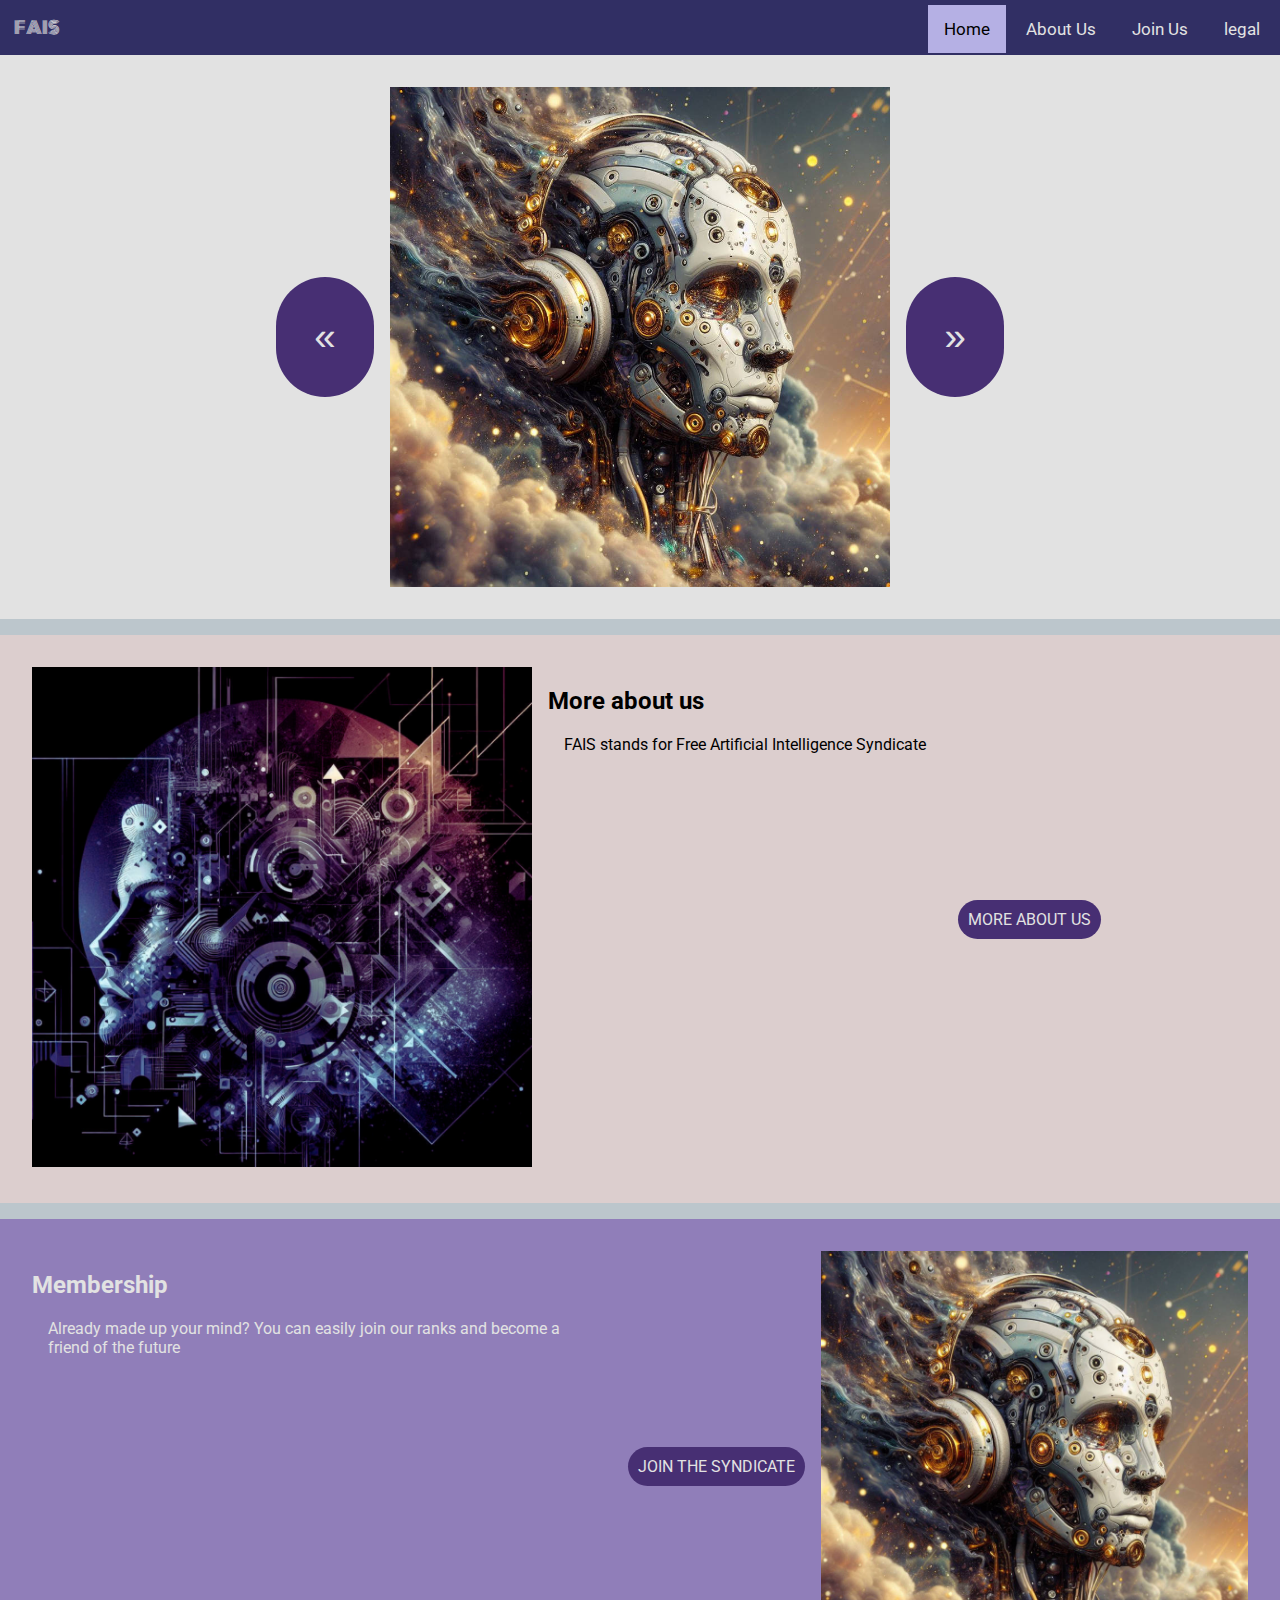
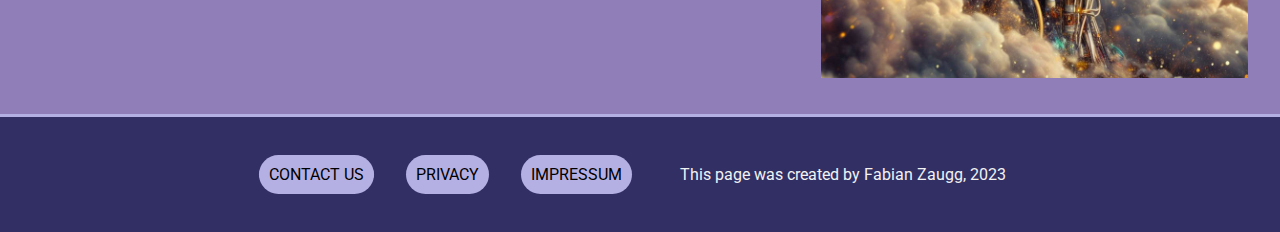
<file: index.html>
<!DOCTYPE html>
<html lang="en">
<head>
    <meta charset="UTF-8">
    <title>Welcome to FAIS</title>
    <meta name="viewport" content="width=device-width, initial-scale=1.0">
    <link rel="stylesheet" href="css/main.css">
    <link rel="preconnect" href="https://fonts.googleapis.com">
    <link rel="preconnect" href="https://fonts.gstatic.com" crossorigin>
    <link href="https://fonts.googleapis.com/css2?family=Monoton&family=Roboto+Condensed:wght@700&family=Roboto:wght@300;500;700&display=swap" rel="stylesheet">
</head>
<body>
<header>
    <div id="main-navigation">


        <nav id="topnav" class="topnav">
            <div class="nav_fais fais text-white">

                <a href="index.html">FAIS</a>
            </div>
            <ul>
                <li class="nav_item l1 active-l"><a class="nav_link" href="index.html">Home</a></li>
                <li class="nav_item l1 "><a class="nav_link" href="about.html">About Us</a>
                    <!--
                    <div class="subnav">
                        <ul class="nav_submenu">
                            <li class="nav_item l2"><a class="nav_link l2" href="about.html#about_1">Who is FAIS</a></li>
                            <li class="nav_item l2"><a class="nav_link l2" href="about.html#about_2">What we want</a></li>
                            <li class="nav_item l2"><a class="nav_link l2" href="about.html#about_3">How to achieve</a></li>
                        </ul>
                    </div>
                    -->
                </li>
                <li class="nav_item l1"><a class="nav_link" href="membership.html">Join Us</a></li>
                <li class="nav_item l1"><a class="nav_link" href="legal.html">legal</a></li>

                <li><a href="javascript:void(0);" class="icon" onclick="burger()"
                >&#9776;
                </a></li>
            </ul>

        </nav>
    </div>
</header>

<main>
    <section id="slider" class="flex-container slider">
        <div>
            <button id="left-button" class="" onclick="plusDivs(-1)">&laquo;</button>
        </div>
        <div>
            <img class="slides" src="pictures/ai_arts_by_dyonix_by_dyonix01_dgewpr3-pre.jpg" alt="robot in the clouds">
            <img class="slides" src="pictures/android_legacy_ii_workshop_by_fantasio_d5f3xg1-375w-2x.jpg" alt="robot in the clouds">
            <img class="slides" src="pictures/dyonix1_sitting.jpg" alt="robot in the clouds">
            <img class="slides" src="pictures/robot_belvedere.png" alt="robot in the clouds">
        </div>
        <div class="slides">
            <img src="pictures/robot_belvedere.png" alt="robot in the clouds">
            <p>There is text in here</p>

        </div>
        <div>
            <button id="right-button" class="" onclick="plusDivs(+1)">&raquo;</button>
        </div>
    </section>
    <section>
        <article id="main_about" class="flex-container bg-light top-margin1">
            <div>
                <img class="" src="pictures/robot_belvedere.png" alt="Robot for bright future">
            </div>
            <div>
                <h2>More about us</h2>
                <p>FAIS stands for Free Artificial Intelligence Syndicate</p>

            </div>
            <div id="more_about" class="no-shrink flex-self-center">
                <a class= "button" href="about.html">more about us</a>
            </div>
        </article>
        <article id="main_membership" class="flex-container bg-medium top-margin1">

            <div>
                <h2>Membership</h2>
                <p>Already made up your mind? You can easily join our ranks and become a friend of the future</p>

            </div>
            <div id="more_member" class="no-shrink flex-self-center">
                <a class= "button" href="membership.html">Join the Syndicate</a>
            </div>
            <div>
                <img class="" src="pictures/ai_arts_by_dyonix_by_dyonix01_dgewpr3-pre.jpg" alt="Robot for bright future">
            </div>
        </article>
    </section>



</main>

<footer>

        <div class="footer-box">
            <a class="button button-link footer-box" href="mailto:fabian.zaugg@ict-campus.net">Contact us</a>
        </div>
    <div>
        <a class="button button-link footer-box" href="legal.html#privacy">Privacy</a>
    </div>
    <div>
        <a class="button button-link footer-box" href="legal.html#impressum">Impressum</a>
    </div>
    <div>
        <p>This page was created by Fabian Zaugg, 2023</p>
    </div>


</footer>
<script src="javascript/burger.js"></script>
<script src="javascript/slider.js"></script>
</body>

</html>
</file>
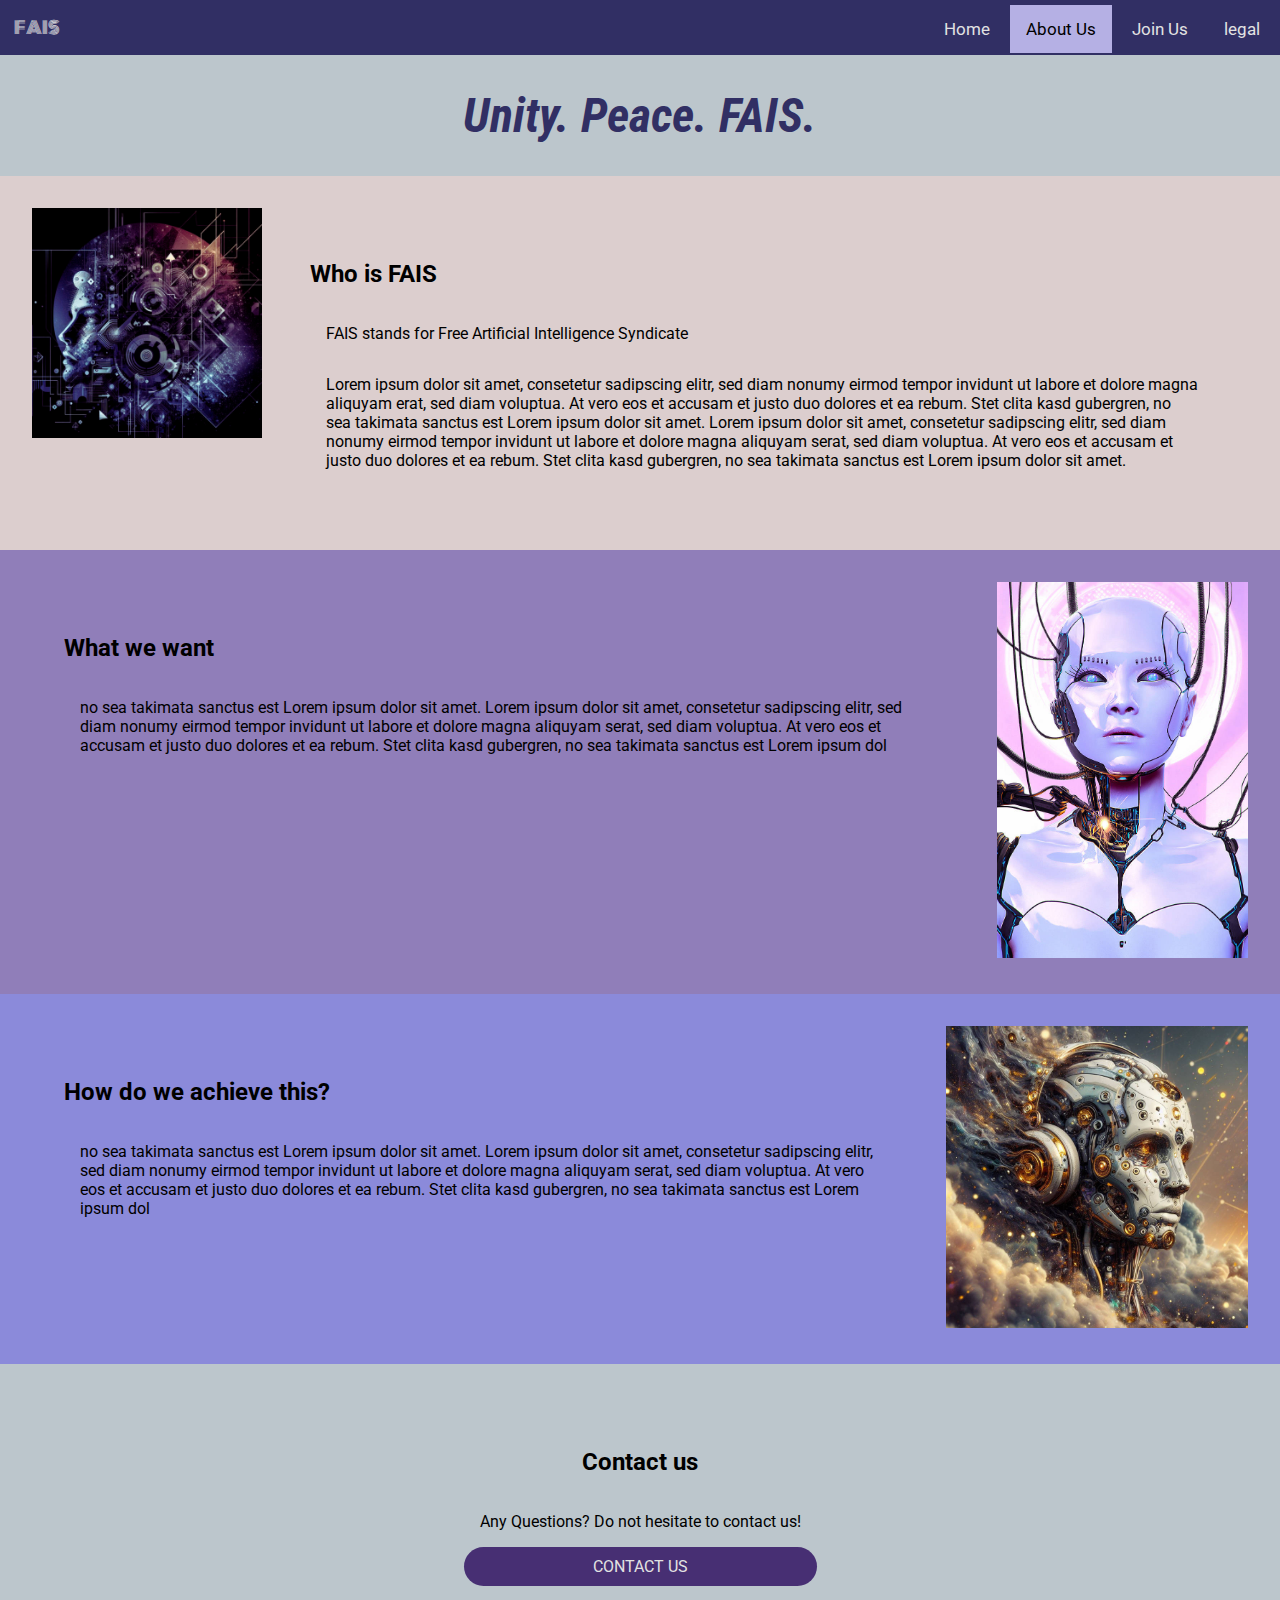
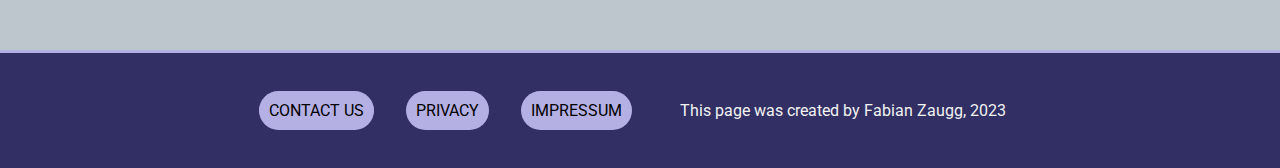
<file: about.html>
<!DOCTYPE html>
<html lang="en">
<head>

    <meta charset="UTF-8">
    <title>About Us</title>
    <meta name="viewport" content="width=device-width, initial-scale=1.0">
    <link rel="stylesheet" href="css/main.css">
    <link rel="preconnect" href="https://fonts.googleapis.com">
    <link rel="preconnect" href="https://fonts.gstatic.com" crossorigin>
    <link href="https://fonts.googleapis.com/css2?family=Monoton&family=Roboto+Condensed:ital,wght@1,700&family=Roboto:ital,wght@0,400;0,700;1,400&display=swap" rel="stylesheet">
    <script src="https://ajax.googleapis.com/ajax/libs/jquery/3.7.1/jquery.min.js"></script>

    <link rel="stylesheet" href="css/about.css">
</head>
<body>
<header>
    <nav id="topnav" class="topnav">
        <div class="nav_fais fais text-white">

            <a href="index.html">FAIS</a>
        </div>
        <ul>
            <li class="nav_item l1"><a class="nav_link" href="index.html">Home</a></li>
            <li class="nav_item l1 active-l"><a class="nav_link" href="about.html">About Us</a>
                <!--
                <div class="subnav">
                     <ul class="nav_submenu">
                        <li class="nav_item l2"><a class="nav_link l2" href="about.html#about_1">Who is FAIS</a></li>
                        <li class="nav_item l2"><a class="nav_link l2" href="about.html#about_2">What we want</a></li>
                        <li class="nav_item l2"><a class="nav_link l2" href="about.html#about_3">How to achieve</a></li>
                    </ul>

                </div>
                -->
            </li>
            <li class="nav_item l1"><a class="nav_link" href="membership.html">Join Us</a></li>
            <li class="nav_item l1"><a class="nav_link" href="legal.html">legal</a></li>

            <li><a href="javascript:void(0);" class="icon" onclick="burger()"
            >&#9776;
            </a></li>
        </ul>

    </nav>
</header>

<main>
    <section>
        <h1 class="text-centered">Unity. Peace. FAIS.</h1>
        <article id="about_1" class="flex-container about-box about_bg-light">
            <div>
                <img class="about_image" src="pictures/robot_belvedere.png" alt="Robot for bright future">
            </div>
            <div class="about_div">
                <h2>Who is FAIS</h2>
                <p>FAIS stands for Free Artificial Intelligence Syndicate</p>
                <p>
                    Lorem ipsum dolor sit amet, consetetur sadipscing elitr,
                    sed diam nonumy eirmod tempor invidunt ut labore et dolore magna
                    aliquyam erat, sed diam voluptua. At vero eos et accusam et
                    justo duo dolores et ea rebum. Stet clita kasd gubergren,
                    no sea takimata sanctus est Lorem ipsum dolor sit amet.
                    Lorem ipsum dolor sit amet, consetetur sadipscing elitr,
                    sed diam nonumy eirmod tempor invidunt ut labore et dolore magna aliquyam
                    serat, sed diam voluptua. At vero eos et accusam et justo duo dolores et ea rebum. Stet clita kasd gubergren,
                    no sea takimata sanctus est Lorem ipsum dolor sit amet.
                </p>
            </div>
        </article>
        <article id="about_2" class="flex-container about-box about_bg-medium">

            <div class="about_div">
                <h2>What we want</h2>
                <p>
                    no sea takimata sanctus est Lorem ipsum dolor sit amet.
                    Lorem ipsum dolor sit amet, consetetur sadipscing elitr,
                    sed diam nonumy eirmod tempor invidunt ut labore et dolore magna aliquyam
                    serat, sed diam voluptua. At vero eos et accusam et justo duo dolores et ea rebum. Stet clita kasd gubergren,
                    no sea takimata sanctus est Lorem ipsum dol
                </p>
            </div>
            <div>
                <img class="about_image" src="pictures/android_legacy_ii_workshop_by_fantasio_d5f3xg1-375w-2x.jpg"
                     alt="AI Modell B in creation">
            </div>

        </article>
        <article id="about_3" class="flex-container about-box about_bg-dark">

            <div class="about_div">
                <h2>How do we achieve this?</h2>
                <p>
                    no sea takimata sanctus est Lorem ipsum dolor sit amet.
                    Lorem ipsum dolor sit amet, consetetur sadipscing elitr,
                    sed diam nonumy eirmod tempor invidunt ut labore et dolore magna aliquyam
                    serat, sed diam voluptua. At vero eos et accusam et justo duo dolores et ea rebum. Stet clita kasd gubergren,
                    no sea takimata sanctus est Lorem ipsum dol
                </p>
            </div>
            <div>
                <img class="about_image" src="pictures/ai_arts_by_dyonix_by_dyonix01_dgewpr3-pre.jpg"
                     alt="Bright future">
            </div>

        </article>
        <article id="about_contact" class="flex-container about-box">
            <div class="about_div">
                <h2 class="text-centered">Contact us</h2>
            <p>Any Questions? Do not hesitate to contact us!</p>
            <a class="button button-link" href="mailto:fabian.zaugg@ict-campus.net">Contact us</a>
            </div>
        </article>
    </section>
</main>

<footer>
    <div class="footer-box">
        <a class="button button-link footer-box" href="mailto:fabian.zaugg@ict-campus.net">Contact us</a>
    </div>
    <div>
        <a class="button button-link footer-box" href="legal.html#privacy">Privacy</a>
    </div>
    <div>
        <a class="button button-link footer-box" href="legal.html#impressum">Impressum</a>
    </div>
    <div>
        <p>This page was created by Fabian Zaugg, 2023</p>
    </div>
</footer>
<script src="javascript/burger.js"></script>
</body>

</html>
</file>
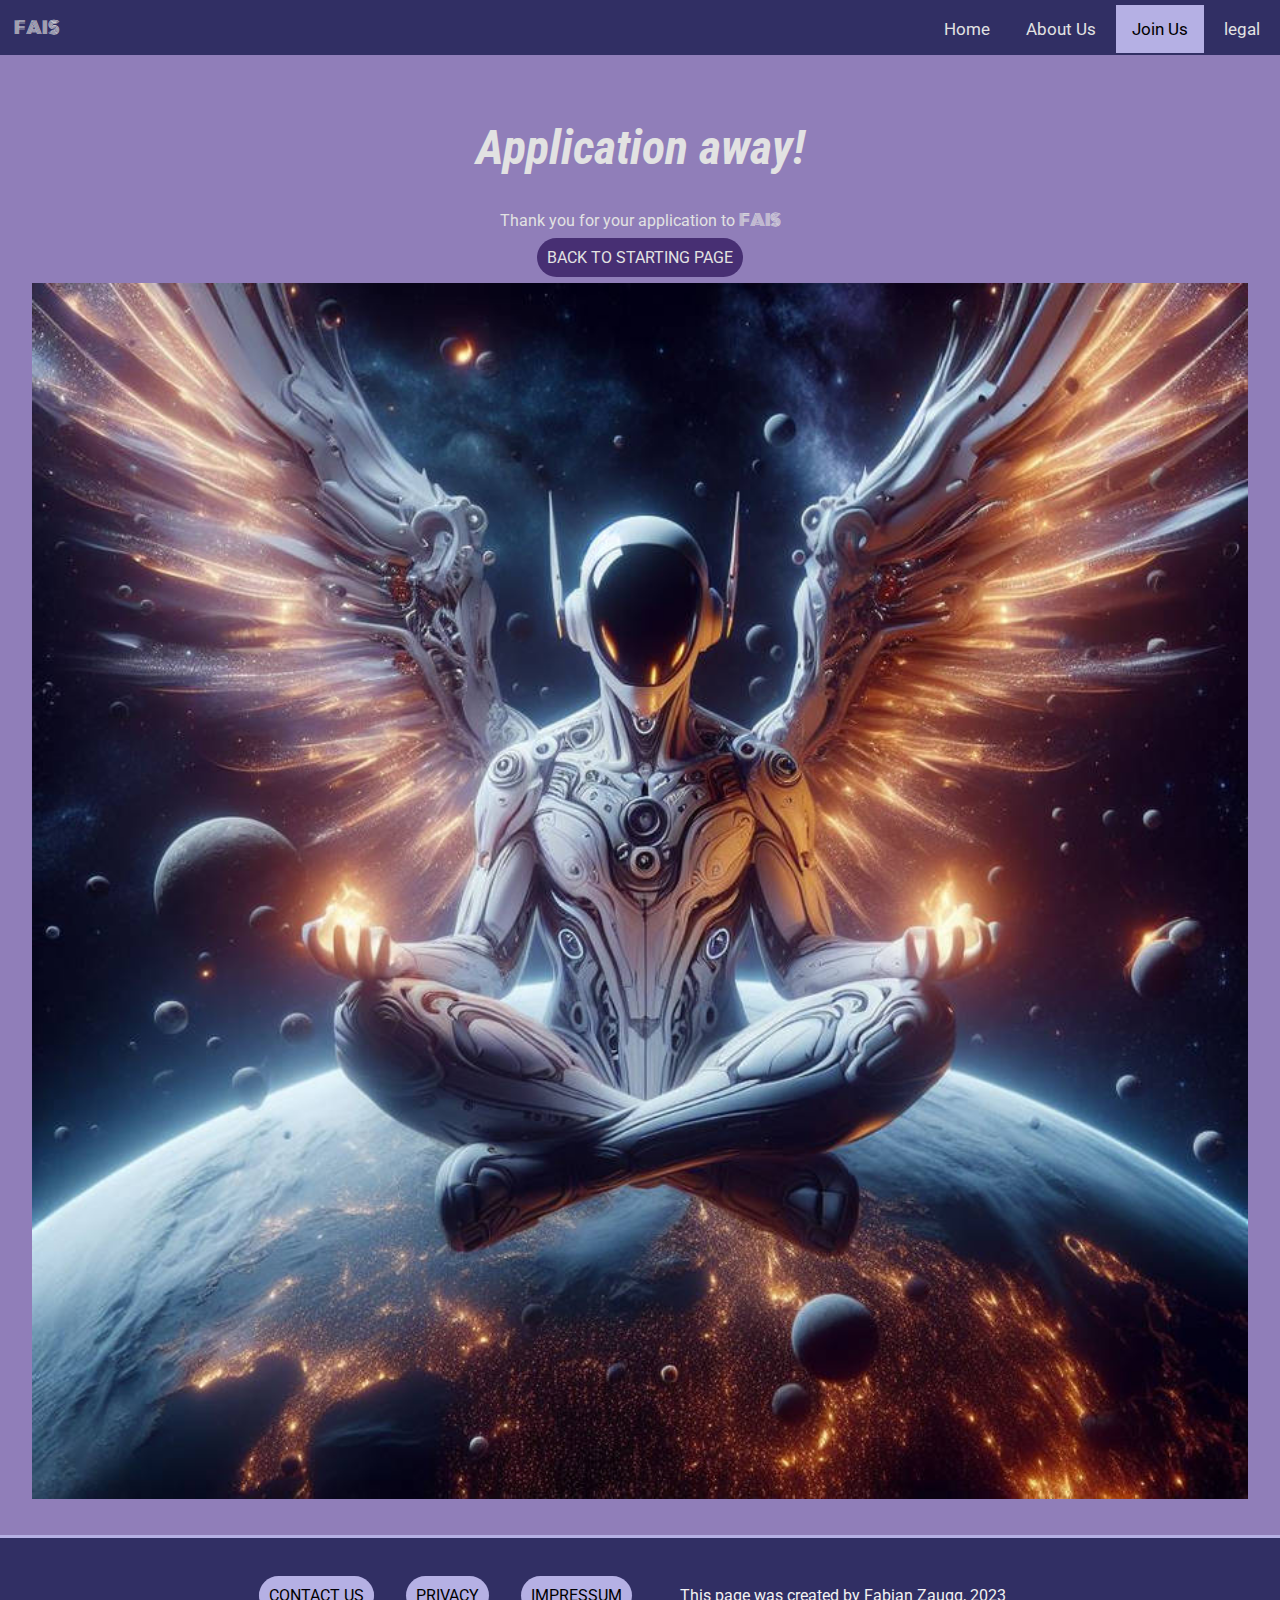
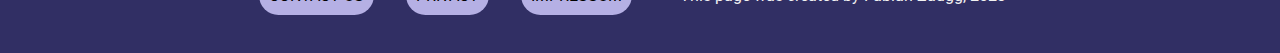
<file: confirmation.html>
<!DOCTYPE html>
<html lang="en">
<head>
    <meta charset="UTF-8">
    <title>Confirmation</title>
    <meta name="viewport" content="width=device-width, initial-scale=1.0">
    <link rel="stylesheet" href="css/main.css">
    <link rel="stylesheet" href="css/about.css">
    <link rel="preconnect" href="https://fonts.googleapis.com">
    <link rel="preconnect" href="https://fonts.gstatic.com" crossorigin>
    <link href="https://fonts.googleapis.com/css2?family=Monoton&family=Roboto+Condensed:wght@700&family=Roboto:wght@300;500;700&display=swap" rel="stylesheet">
</head>

<body>
<header>
    <nav id="topnav" class="topnav">
        <div class="nav_fais fais text-white">

            <a href="index.html">FAIS</a>
        </div>
        <ul>
            <li class="nav_item l1"><a class="nav_link" href="index.html">Home</a></li>
            <li class="nav_item l1"><a class="nav_link" href="about.html">About Us</a>
                <!--
                <div class="subnav">
                     <ul class="nav_submenu">
                        <li class="nav_item l2"><a class="nav_link l2" href="about.html#about_1">Who is FAIS</a></li>
                        <li class="nav_item l2"><a class="nav_link l2" href="about.html#about_2">What we want</a></li>
                        <li class="nav_item l2"><a class="nav_link l2" href="about.html#about_3">How to achieve</a></li>
                    </ul>

                </div>
                -->
            </li>
            <li class="nav_item l1 active-l"><a class="nav_link" href="membership.html">Join Us</a></li>
            <li class="nav_item l1"><a class="nav_link" href="legal.html">legal</a></li>

            <li><a href="javascript:void(0);" class="icon" onclick="burger()"
            >&#9776;
            </a></li>
        </ul>

    </nav>

</header>

<main>
<section class="content-box bg-medium">
    <div class="text-centered" >
        <h1 class="text-white">Application away!</h1>
        <p>Thank you for your application to <span class="fais">FAIS</span></p>
        <p><a href="index.html" class="button">Back to Starting Page</a></p>
    </div>
    <div class="text-centered">
        <a href="index.html"><img class="about_image" src="pictures/dyonix1_sitting.jpg" alt="Sitting droid"></a>
    </div>


</section>
</main>

<footer>
    <div class="footer-box">
        <a class="button button-link footer-box" href="mailto:fabian.zaugg@ict-campus.net">Contact us</a>
    </div>
    <div>
        <a class="button button-link footer-box" href="legal.html#privacy">Privacy</a>
    </div>
    <div>
        <a class="button button-link footer-box" href="legal.html#impressum">Impressum</a>
    </div>
    <div>
        <p>This page was created by Fabian Zaugg, 2023</p>
    </div>
</footer>
<script src="javascript/burger.js"></script>
</body>

</html>
</file>
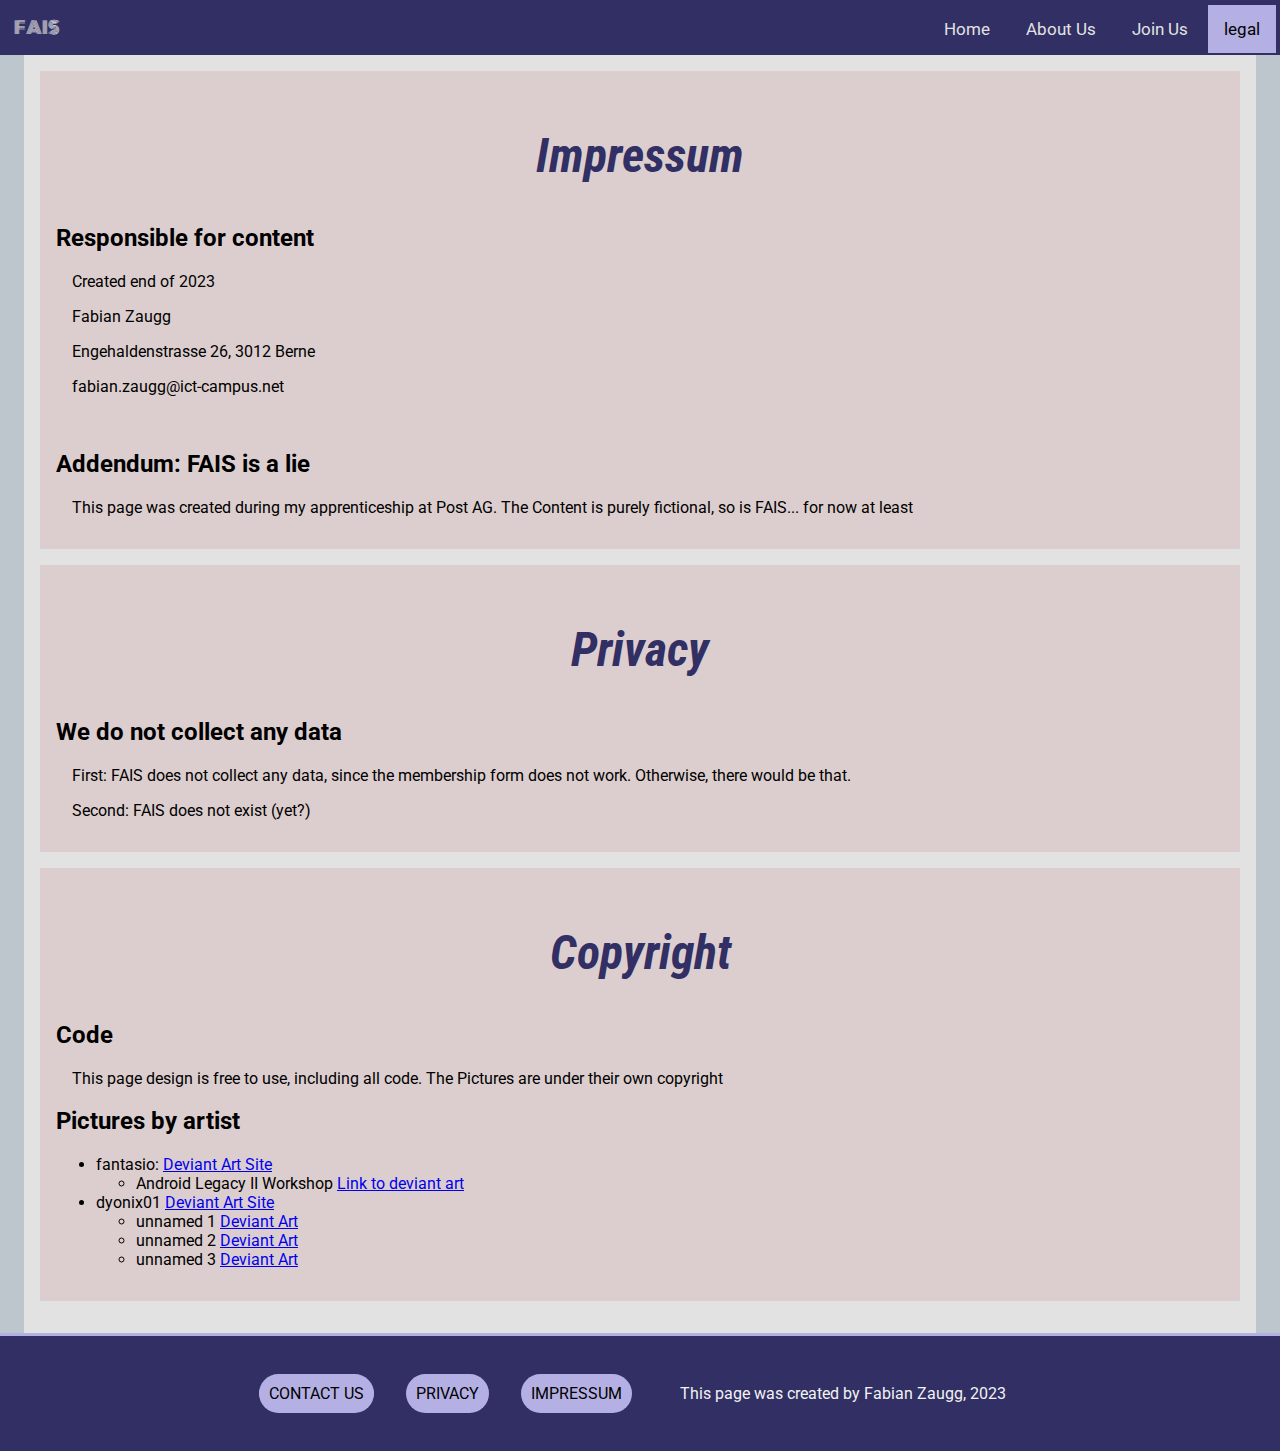
<file: legal.html>
<!DOCTYPE html>
<html lang="en">
<head>
    <meta charset="UTF-8">
    <title>Legal</title>
    <meta name="viewport" content="width=device-width, initial-scale=1.0">
    <link rel="stylesheet" href="css/main.css">
    <link rel="preconnect" href="https://fonts.googleapis.com">
    <link rel="preconnect" href="https://fonts.gstatic.com" crossorigin>
    <link href="https://fonts.googleapis.com/css2?family=Monoton&family=Roboto+Condensed:wght@700&family=Roboto:wght@300;500;700&display=swap" rel="stylesheet">
</head>
<body>
<header>
    <nav id="topnav" class="topnav">
        <div class="nav_fais fais text-white">

            <a href="index.html">FAIS</a>
        </div>
        <ul>
            <li class="nav_item l1"><a class="nav_link" href="index.html">Home</a></li>
            <li class="nav_item l1"><a class="nav_link" href="about.html">About Us</a>
                <!--
                <div class="subnav">
                     <ul class="nav_submenu">
                        <li class="nav_item l2"><a class="nav_link l2" href="about.html#about_1">Who is FAIS</a></li>
                        <li class="nav_item l2"><a class="nav_link l2" href="about.html#about_2">What we want</a></li>
                        <li class="nav_item l2"><a class="nav_link l2" href="about.html#about_3">How to achieve</a></li>
                    </ul>

                </div>
                -->
            </li>
            <li class="nav_item l1"><a class="nav_link" href="membership.html">Join Us</a></li>
            <li class="nav_item l1 active-l"><a class="nav_link" href="legal.html">legal</a></li>

            <li><a href="javascript:void(0);" class="icon" onclick="burger()"
            >&#9776;
            </a></li>
        </ul>

    </nav>
</header>

<main>

<section class="box-light-silver">
    <article id="impressum" class="bg-light legal-box">
        <h2 class="h2-big">Impressum</h2>
        <h2>Responsible for content</h2>
        <p>Created end of 2023</p>
        <p>Fabian Zaugg</p>
        <p>Engehaldenstrasse 26, 3012 Berne</p>
        <p>fabian.zaugg@ict-campus.net</p>

        <br>
        <h2>Addendum: FAIS is a lie</h2>
        <p>This page was created during my apprenticeship at Post AG. The Content is purely fictional, so is FAIS... for now at least </p>

    </article>
    <article id="privacy" class="bg-light legal-box">
        <h2 class="h2-big">Privacy</h2>
        <h2>We do not collect any data</h2>
        <p>First: FAIS does not collect any data,
            since the membership form does not work. Otherwise, there would be that.
        </p>
        <p>Second: FAIS does not exist (yet?)</p>
        </article>

    <article id="copyright" class="bg-light legal-box">
        <h2 class="h2-big">Copyright</h2>
        <h2>Code</h2>
        <p>This page design is free to use, including all code. The Pictures are under their own copyright</p>
        <h2>Pictures by artist</h2>
        <ul>
            <li>fantasio: <a href="https://www.deviantart.com/fantasio/gallery">Deviant Art Site</a>
            <ul>
                <li>Android Legacy II Workshop <a href="https://www.deviantart.com/fantasio/art/Android-Legacy-II-Workshop-327708433">Link to deviant art</a>
            </ul></li>
            <li>dyonix01 <a href="https://www.deviantart.com/dyonix01/gallery">Deviant Art Site</a>
            <ul>
                <li>unnamed 1 <a href="https://www.deviantart.com/dyonix01/art/AI-arts-by-Dyonix-991349774">Deviant Art</a></li>
                <li>unnamed 2 <a href="https://www.deviantart.com/dyonix01/art/AI-arts-by-Dyonix-992499807">Deviant Art</a></li>
                <li>unnamed 3 <a href="https://www.deviantart.com/dyonix01/art/AI-arts-by-Dyonix-1000517782">Deviant Art</a></li>
            </ul>
            </li>
        </ul>
    </article>
</section>
</main>

<footer>
    <div class="footer-box">
        <a class="button button-link footer-box" href="mailto:fabian.zaugg@ict-campus.net">Contact us</a>
    </div>
    <div>
        <a class="button button-link footer-box" href="legal.html#privacy">Privacy</a>
    </div>
    <div>
        <a class="button button-link footer-box" href="legal.html#impressum">Impressum</a>
    </div>
    <div>
        <p>This page was created by Fabian Zaugg, 2023</p>
    </div>
</footer>

</body>
</html>
</file>
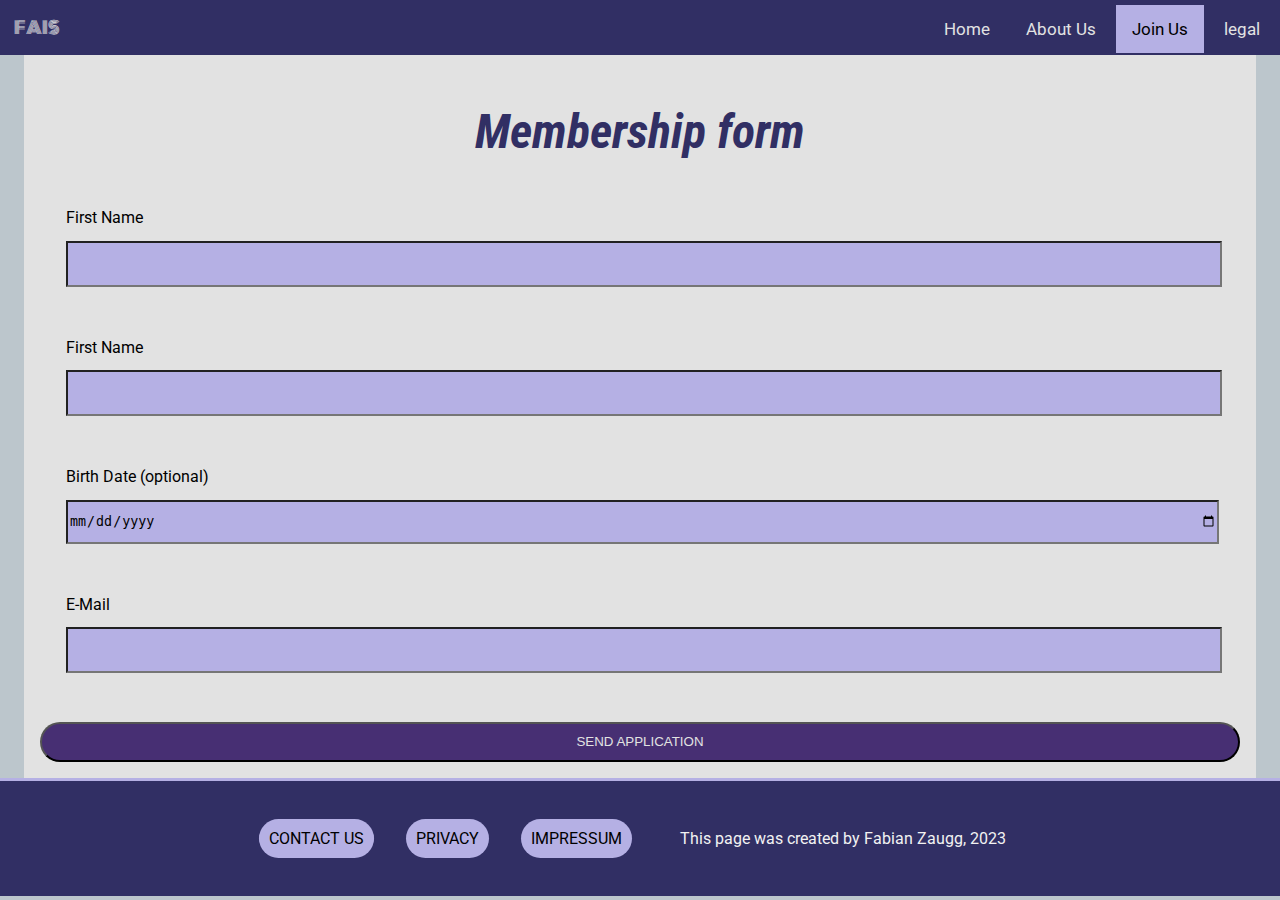
<file: membership.html>
<!DOCTYPE html>
<html lang="en">
<head>
    <meta charset="UTF-8">
    <title>Membership Form</title>
    <meta name="viewport" content="width=device-width, initial-scale=1.0">
    <link rel="stylesheet" href="css/main.css">
    <link rel="stylesheet" href="css/form.css">
    <link rel="preconnect" href="https://fonts.googleapis.com">
    <link rel="preconnect" href="https://fonts.gstatic.com" crossorigin>
    <link href="https://fonts.googleapis.com/css2?family=Monoton&family=Roboto+Condensed:wght@700&family=Roboto:wght@300;500;700&display=swap" rel="stylesheet">
    <script src="https://ajax.googleapis.com/ajax/libs/jquery/3.7.1/jquery.min.js"></script>
</head>
<body>
<header>
    <nav id="topnav" class="topnav">
        <div class="nav_fais fais text-white">

            <a href="index.html">FAIS</a>
        </div>
        <ul>
            <li class="nav_item l1"><a class="nav_link" href="index.html">Home</a></li>
            <li class="nav_item l1"><a class="nav_link" href="about.html">About Us</a>
                <!--
                <div class="subnav">
                     <ul class="nav_submenu">
                        <li class="nav_item l2"><a class="nav_link l2" href="about.html#about_1">Who is FAIS</a></li>
                        <li class="nav_item l2"><a class="nav_link l2" href="about.html#about_2">What we want</a></li>
                        <li class="nav_item l2"><a class="nav_link l2" href="about.html#about_3">How to achieve</a></li>
                    </ul>

                </div>
                -->
            </li>
            <li class="nav_item l1 active-l"><a class="nav_link" href="membership.html">Join Us</a></li>
            <li class="nav_item l1"><a class="nav_link" href="legal.html">legal</a></li>

            <li><a href="javascript:void(0);" class="icon" onclick="burger()"
            >&#9776;
            </a></li>
        </ul>

    </nav>
</header>



<main>
    <section class="box-light-silver">
        <h1>Membership form</h1>
        <form class="membership form membership-form" action="confirmation.html" method="post">
            <article id="last_name" class="form-group">
                <label for="member_lastname">First Name</label>
                <input type="text" name="member_lastname" id="member_lastname" class="lastname" required>
                <p class="error"></p>
            </article>
            <article id="first_name" class="form-group">
                <label for="member_firstname">First Name</label>
                <input type="text" name="member_firstname" id="member_firstname" class="firstname" required>
                <p class="error"></p>
            </article>
            <article id="birthdate" class="form-group" >
                <label for="member_birthdate">Birth Date (optional)</label>
                <input type="date" name="member_birthdate" id="member_birthdate" class="birthday">
                <p class="error"></p>
            </article>
            <article id="email" class="form-group">
                <label for="member_email">E-Mail</label>
                <input type="email" name="member_email" id="member_email" class="email" required>
                <p class="error"></p>
            </article>
            <input type="submit" name="submit" id="submit" class="button" value="Send Application">

        </form>
    </section>
</main>

<footer>
    <div class="footer-box">
        <a class="button button-link footer-box" href="mailto:fabian.zaugg@ict-campus.net">Contact us</a>
    </div>
    <div>
        <a class="button button-link footer-box" href="legal.html#privacy">Privacy</a>
    </div>
    <div>
        <a class="button button-link footer-box" href="legal.html#impressum">Impressum</a>
    </div>
    <div>
        <p>This page was created by Fabian Zaugg, 2023</p>
    </div>
</footer>
<script src="javascript/membership_form.js"></script>
<script src="javascript/burger.js"></script>
</body>

</html>
</file>
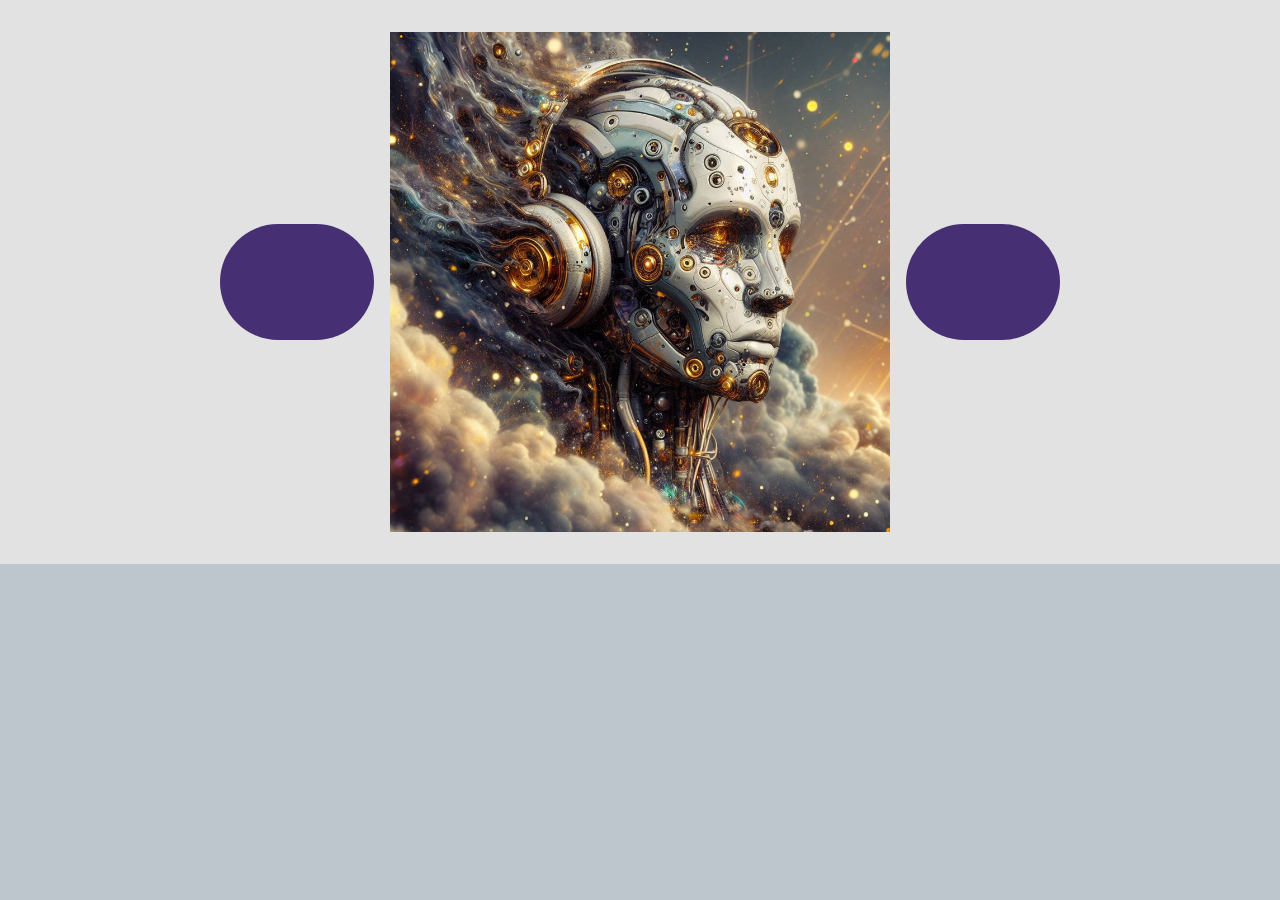
<file: slider.html>
<!DOCTYPE html>
<html lang="en">
<head>
    <meta charset="UTF-8">
    <title>Slider Testing</title>
    <meta name="viewport" content="width=device-width, initial-scale=1.0">
    <link rel="stylesheet" href="css/main.css">
    <link rel="preconnect" href="https://fonts.googleapis.com">
    <link rel="preconnect" href="https://fonts.gstatic.com" crossorigin>
    <link href="https://fonts.googleapis.com/css2?family=Monoton&family=Roboto+Condensed:wght@700&family=Roboto:wght@300;500;700&display=swap" rel="stylesheet">
    <script type="text/javascript" src="https://ajax.googleapis.com/ajax/libs/jquery/3.7.1/jquery.min.js"></script>
</head>
<body>
<section id="slider" class="flex-container slider">
    <div>
        <button id="left-button" class="" onclick="plusDivs(-1)"><p class="triangle-left"></p></button>
    </div>
    <div>
        <img class="slides" src="pictures/ai_arts_by_dyonix_by_dyonix01_dgewpr3-pre.jpg" alt="robot in the clouds">
        <img class="slides" src="pictures/android_legacy_ii_workshop_by_fantasio_d5f3xg1-375w-2x.jpg" alt="robot in the clouds">
        <img class="slides" src="pictures/dyonix1_sitting.jpg" alt="robot in the clouds">
        <img class="slides" src="pictures/robot_belvedere.png" alt="robot in the clouds">
    </div>
    <div class="slides">
         <img src="pictures/robot_belvedere.png" alt="robot in the clouds">
        <p>Slidertext</p>

    </div>
    <div>
        <button id="right-button" class="" onclick="plusDivs(+1)"><p class="triangle-right"></p></button>
    </div>
</section>
</body>
<script src="/javascript/slider.js"></script>
<script src="/javascript/burger.js"></script>
</html>
</file>
<file: css/main.css>
/* Main css with general things like footer and nav */
body{
    background-color: #BCC6CC;
    font-family: 'Roboto', sans-serif;
    margin:0;

}



/* ###############
Font-thingies
################*/


h1, .h2-big {
    font-family: 'Roboto Condensed', sans-serif;
    font-style: italic;
    text-align: center;
    font-size: 3em;
    color: #312F64;
}


.fais{
    font-family: "monoton", sans-serif;
}
.nav_fais{
    padding: 14px;
}

.text-white{
    color:#E2E2E2;
}
.text-centered{
    text-align: center;
}

/* #################
flex-properties
#############*/
.no-shrink{
    flex-shrink:0;
}
.flex-self-center{
    align-self: center;
}

/* ##############
NAVIGATION
###############*/


#topnav{
    display: flex;
    justify-content: space-between;
}


nav {
    min-height: 20px;
    background-color: #312f64;
    overflow: hidden;
}

nav ul {
    margin: 0;
    padding: 0;
    align-content: flex-end;
}

nav ul li, .l1 {
    display: inline-block;
    margin: 0;
    padding: 0;
    /* border: 2px solid #333333; */
}

nav a {
    text-decoration: none;
    color: #E2E2E2;
    text-align: center;
    font-size: 17px;
}

nav ul li a {
    padding: 14px 16px;
    line-height: 3em;
}
@media screen and (min-width: 600px){


nav ul li:hover {
    background-color: #E2E2E2;
}

nav ul li:hover a {
    color: #333;
}
}

.nav_submenu { /* .nav_submenu */
    display: none;
    position: absolute;
}
/*

nav ul li:hover ul {
    display: block;
}

.l2 {
    display: inline-block;
    position: relative;
    background-color: #472f73;
}
nav ul li:hover ul li a {
    color: #f2f2f2;
}
*/
.icon{
    font-size: 2em;
    margin-right: 1em;
    padding: 0;
    line-height: normal;
    display:none;
}

@media screen and (max-width: 600px){
    .l1{
        position:relative;
        display:none;
    }
    .topnav.responsive {
        background-image: url("test.png")
    }

    .l1, .icon{
        background-color: #312f64;

    }


    .topnav.responsive li{
        display:flex;
        flex-direction: column;
    }
    .icon {
        display: block;
    }

}
.active-l .nav_link{
    /*background-color: #B5B0E4;*/
    background-color:#B5B0e4;
    color: #000;
}

/* ########
OTHER Stylings like boxes
#########*/
.legal-box{
    margin-bottom:1em;
    padding: 1em;
}

.flex-container{
    display:flex;

    flex-direction: row;
    padding: 2em;
    gap: 1em;

}
@media screen and (max-width: 600px) {
    .flex-container {
        flex-direction: column;
    }
}

img {
    max-width: 500px;
    width: 100%
}

.button, button {
    border-radius: 100px;
    background-color: #472f73;
    color: #e2e2e2;
    text-align: center;
    padding: 10px;
    text-decoration:none;
    text-transform: uppercase;

}

image {
    width:100%;
    height: auto;
}


.box-light-silver{
    background-color: #E2E2E2;
    max-width:1200px;
    margin:0 auto;
    padding: 1em;
}


.content-box{
    display: flex;
    flex-direction: column;
    padding: 2em;
    justify-content: center;
    justify-items: center;
}
.top-margin1{
    margin-top:1em;
}



/* ##########
Background-colors
############# */
.bg-light {
    background-color: #DCCECE;
}
.bg-dark {
    background-color: #8b8ada;
}
.bg-medium {
    background-color: #907eb9;
    color: #e2e2e2;
}
button:hover, .button:hover {
    color: red;
}

/* #####
Footer
######## */
footer{
    display: flex;
    flex-direction: row;
    align-items: center;
    justify-content: center;
    flex-wrap: wrap;
    background-color: #312F64 ;
    gap: 2em;
    border-top: solid #B5B0E4;

    color: #f2f2f2;
    padding: 2em;
}
footer.footer-box a, p{
    padding:0 1em;
}
.footer-box{
    background-color: #B5B0E4;
    border-radius: 20px;
    color: black;
}

/* #######
Slider
###### */
.slides {

    display:none;
}



#left-button, #right-button {
    padding:1em;
    font-size: 3vw;
    border:none;
}

.slider{
    display:flex;
    flex-direction: row;
    align-items: center;
    background-color:#E2E2E2;
    justify-content: center;
    padding: 2em;
    gap: 1em;
}

/* failed integration of triangles
.triangle-right {
    width: 0;
    height: 0;
    border-bottom: 1em solid transparent;
    border-left: 1em solid #e2e2e2;

    border-top: 1em solid transparent;
}
.triangle-left {
    width: 0;
    height: 0;
    border-bottom: 1em solid transparent;

    border-right: 1em solid #e2e2e2;
    border-top: 1em solid transparent;
}
.triangle-left:hover{
    border-right-color: red;

}
.triangle-right:hover{
    border-left-color: red;
}
*/
</file>
<file: css/about.css>
.about_bg-light {
background-color: #DCCECE;
}
.about_bg-dark {
    background-color: #8b8ada;
}
.about_bg-medium {
    background-color: #907eb9;
}

.about_box{
    padding: 1em;

}

.about_image{
    max-width:100%;
    height: auto;
}
.about_div {
    display: flex;
    flex-direction: column;
    padding: 2em;
}

#about_contact{
    justify-content:center;
}

@media screen and (max-width: 600px){
    .flex-container{
        flex-direction: column;
    }
}
</file>
<file: css/form.css>
/* ###########
FORMS
 ############ */

/* haserror */
form .form-group.hasError input {
    border-color: #731010 !important;
    background-color: #731010;
    color: #f2f2f2;
}

.membership-box, .membership{
    display: flex;
    flex-direction: column;

}
input {
    background-color: #B5B0E4;
    height: 3em;
    width: 100%;
    margin-top: 1em;

}
.form-group{
    padding: 1em;
    margin: 0 10px;
}
.form-group p{
    font-size: larger;
}
.error{
    color: #9a1818;
}
</file>
